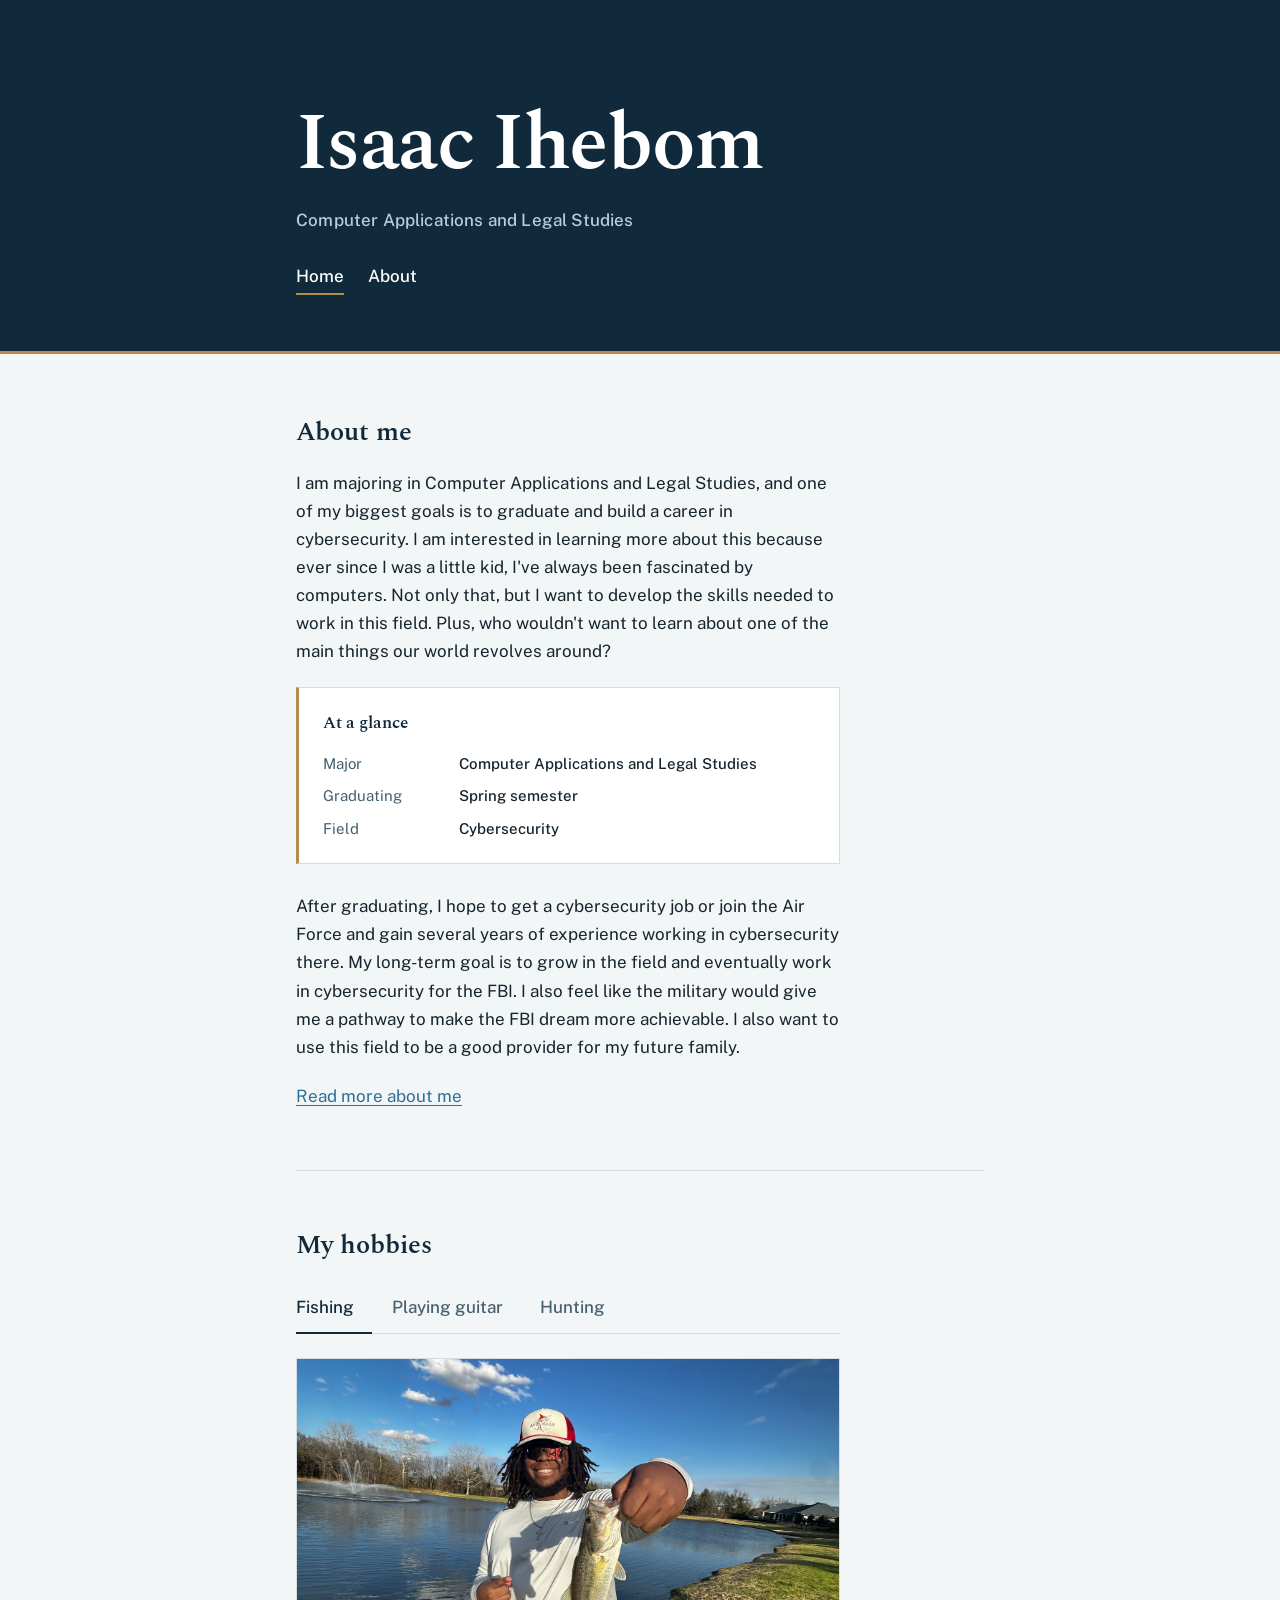
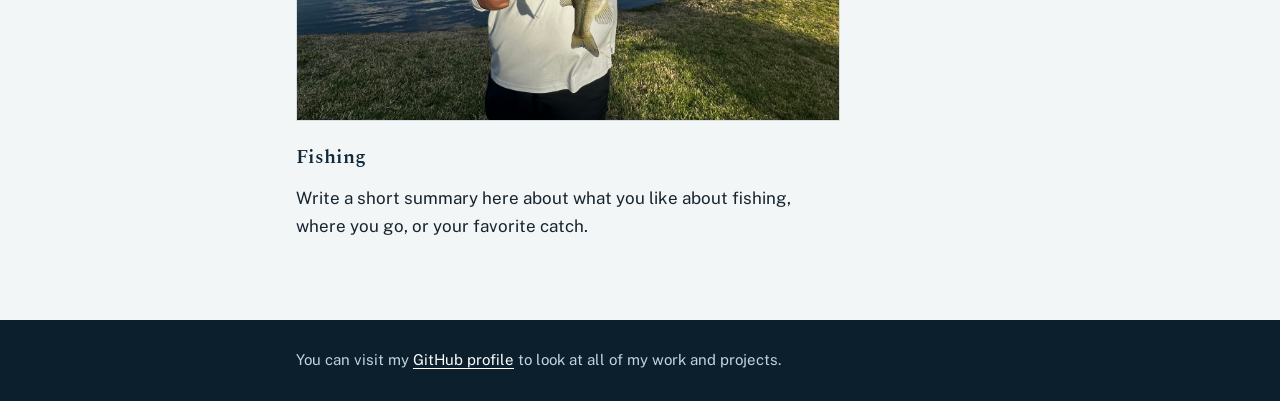
<file: index.html>
<!DOCTYPE html>
<html lang="en">
<head>
    <meta charset="UTF-8">
    <meta name="viewport" content="width=device-width, initial-scale=1.0">
    <title>Isaac Ihebom | Personal Profile</title>
    <link rel="preconnect" href="https://fonts.googleapis.com">
    <link rel="preconnect" href="https://fonts.gstatic.com" crossorigin>
    <link href="https://fonts.googleapis.com/css2?family=Public+Sans:wght@400;500;600&family=Spectral:wght@400;600&display=swap" rel="stylesheet">
    <link rel="stylesheet" href="style.css">
</head>

<body>

    <header class="masthead">
        <div class="wrap">
            <h1>Isaac Ihebom</h1>
            <p class="major">Computer Applications and Legal Studies</p>
            <nav class="site-nav" aria-label="Main">
                <a href="index.html" aria-current="page">Home</a>
                <a href="about.html">About</a>
            </nav>
        </div>
    </header>

    <main class="wrap">

        <section>
            <h2>About me</h2>

            <p>
                I am majoring in Computer Applications and Legal Studies, and one of my biggest goals is to graduate and build a career in cybersecurity.
                I am interested in learning more about this because ever since I was a little kid, I've always been fascinated by computers. Not only that, but I want to develop the skills needed to work in this field.
                Plus, who wouldn't want to learn about one of the main things our world revolves around?
            </p>

            <div class="box">
                <h3>At a glance</h3>
                <dl>
                    <dt>Major</dt>
                    <dd>Computer Applications and Legal Studies</dd>
                    <dt>Graduating</dt>
                    <dd>Spring semester</dd>
                    <dt>Field</dt>
                    <dd>Cybersecurity</dd>
                </dl>
            </div>

            <p>
                After graduating, I hope to get a cybersecurity job or join the Air Force and gain several years of experience working in cybersecurity there.
                My long-term goal is to grow in the field and eventually work in cybersecurity for the FBI. I also feel like the military would give me a pathway to make the FBI dream more achievable.
                I also want to use this field to be a good provider for my future family.
            </p>

            <p>
                <a href="about.html">Read more about me</a>
            </p>
        </section>

        <section id="hobbies">
            <h2>My hobbies</h2>

            <div class="tabs">
                <div class="tab-list" role="tablist" aria-label="Hobbies">
                    <button class="tab" role="tab" id="tab-fishing" aria-controls="panel-fishing" aria-selected="true">Fishing</button>
                    <button class="tab" role="tab" id="tab-guitar" aria-controls="panel-guitar" aria-selected="false" tabindex="-1">Playing guitar</button>
                    <button class="tab" role="tab" id="tab-hunting" aria-controls="panel-hunting" aria-selected="false" tabindex="-1">Hunting</button>
                </div>

                <!-- To add your photos: put image files in the images/ folder and match the file names below. -->

                <div class="tab-panel" role="tabpanel" id="panel-fishing" aria-labelledby="tab-fishing">
                    <figure class="photo" data-placeholder="Add your photo: images/fishing.jpg">
                        <img src="images/fishing.jpg" alt="Me fishing" onerror="this.remove()">
                    </figure>
                    <h3>Fishing</h3>
                    <p>
                        Write a short summary here about what you like about fishing, where you go, or your favorite catch.
                    </p>
                </div>

                <div class="tab-panel" role="tabpanel" id="panel-guitar" aria-labelledby="tab-guitar">
                    <figure class="photo" data-placeholder="Add your photo: images/guitar.jpg">
                        <img src="images/guitar.jpg" alt="Me playing guitar" onerror="this.remove()">
                    </figure>
                    <h3>Playing guitar</h3>
                    <p>
                        Write a short summary here about how long you've played, what kind of music you like, or what you're learning.
                    </p>
                </div>

                <div class="tab-panel" role="tabpanel" id="panel-hunting" aria-labelledby="tab-hunting">
                    <figure class="photo" data-placeholder="Add your photo: images/hunting.jpg">
                        <img src="images/hunting.jpg" alt="Me hunting" onerror="this.remove()">
                    </figure>
                    <h3>Hunting</h3>
                    <p>
                        Write a short summary here about what you hunt, who you go with, or what you enjoy about it.
                    </p>
                </div>
            </div>
        </section>

    </main>

    <footer>
        <div class="wrap">
            <p>
                You can visit my
                <a href="https://github.com/WrldofIsaac" target="_blank" rel="noopener noreferrer">GitHub profile</a>
                to look at all of my work and projects.
            </p>
        </div>
    </footer>

    <script>
        // Tabs for the hobbies section. Without JavaScript, all three panels simply show one after another.
        (function () {
            var tabs = Array.prototype.slice.call(document.querySelectorAll('.tab'));
            var panels = Array.prototype.slice.call(document.querySelectorAll('.tab-panel'));
            if (!tabs.length) return;

            document.documentElement.classList.add('js');

            function select(index, focus) {
                tabs.forEach(function (tab, i) {
                    var active = i === index;
                    tab.setAttribute('aria-selected', active ? 'true' : 'false');
                    tab.tabIndex = active ? 0 : -1;
                    panels[i].hidden = !active;
                });
                if (focus) tabs[index].focus();
            }

            tabs.forEach(function (tab, i) {
                tab.addEventListener('click', function () { select(i, false); });
                tab.addEventListener('keydown', function (e) {
                    var next = null;
                    if (e.key === 'ArrowRight') next = (i + 1) % tabs.length;
                    if (e.key === 'ArrowLeft') next = (i - 1 + tabs.length) % tabs.length;
                    if (e.key === 'Home') next = 0;
                    if (e.key === 'End') next = tabs.length - 1;
                    if (next !== null) { e.preventDefault(); select(next, true); }
                });
            });

            select(0, false);
        })();
    </script>

</body>
</html>
</file>
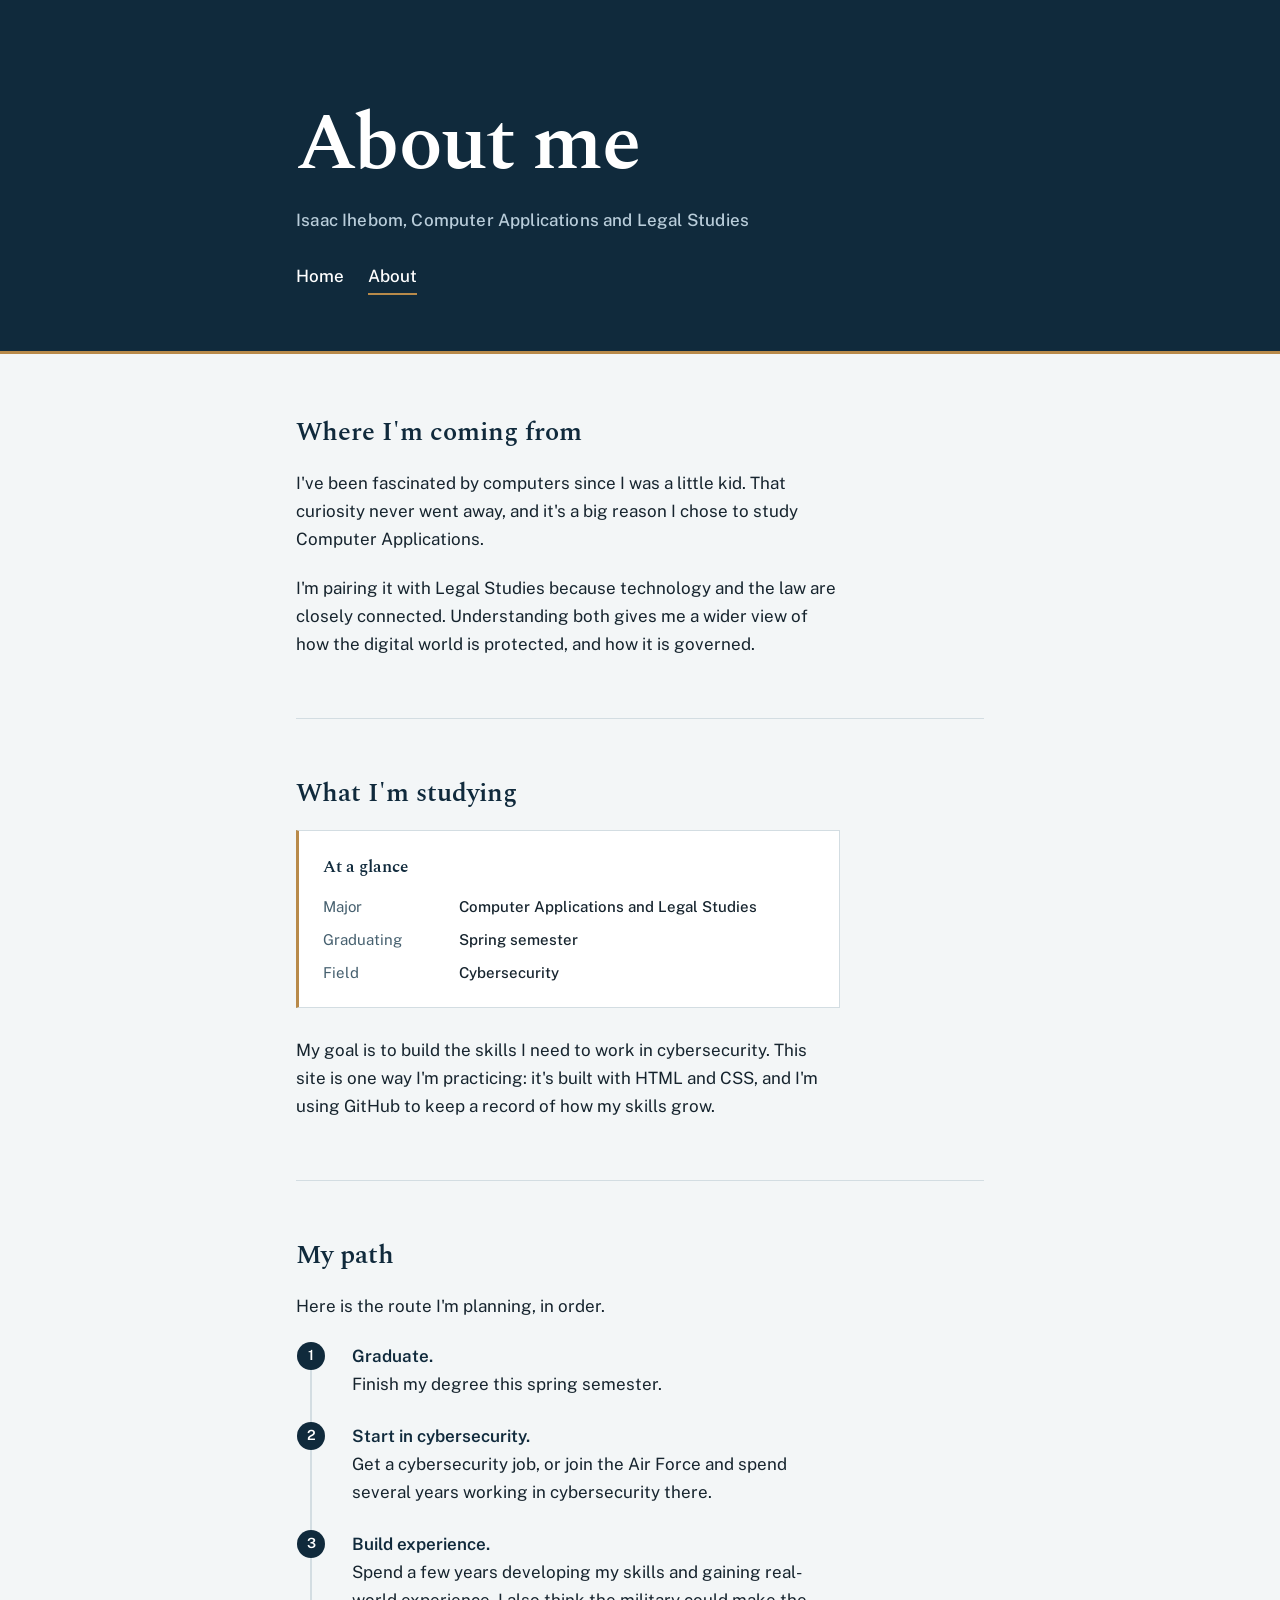
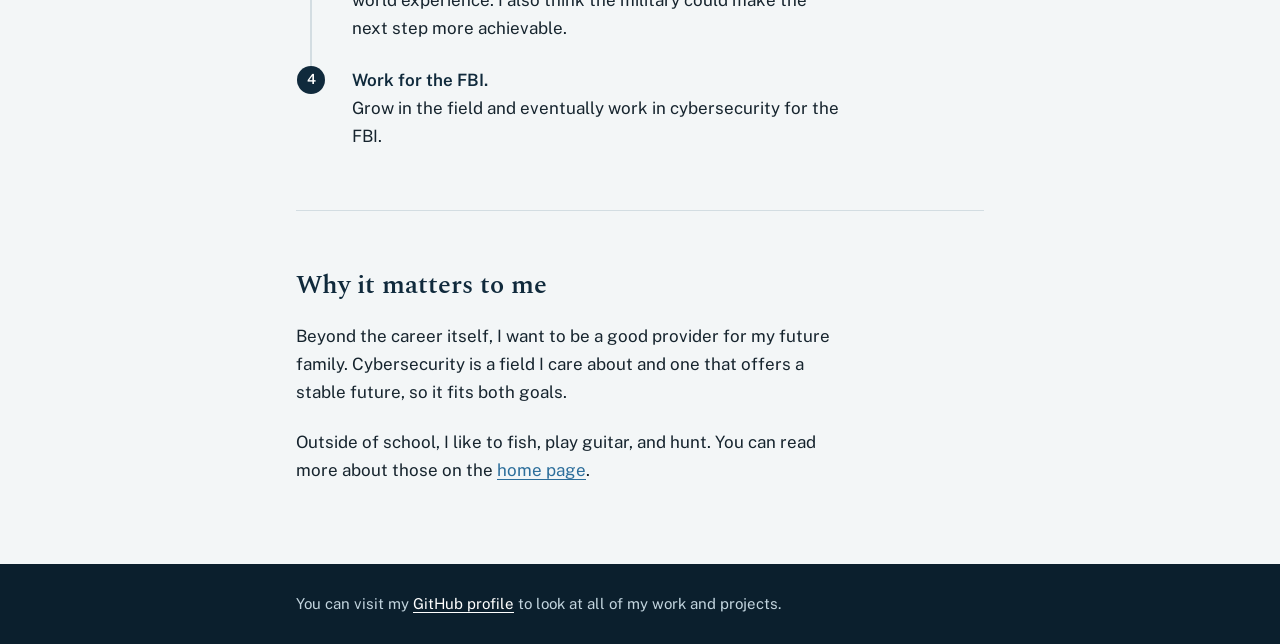
<file: about.html>
<!DOCTYPE html>
<html lang="en">
<head>
    <meta charset="UTF-8">
    <meta name="viewport" content="width=device-width, initial-scale=1.0">
    <title>About | Isaac Ihebom</title>
    <link rel="preconnect" href="https://fonts.googleapis.com">
    <link rel="preconnect" href="https://fonts.gstatic.com" crossorigin>
    <link href="https://fonts.googleapis.com/css2?family=Public+Sans:wght@400;500;600&family=Spectral:wght@400;600&display=swap" rel="stylesheet">
    <link rel="stylesheet" href="style.css">
</head>

<body>

    <header class="masthead">
        <div class="wrap">
            <h1>About me</h1>
            <p class="major">Isaac Ihebom, Computer Applications and Legal Studies</p>
            <nav class="site-nav" aria-label="Main">
                <a href="index.html">Home</a>
                <a href="about.html" aria-current="page">About</a>
            </nav>
        </div>
    </header>

    <main class="wrap">

        <section>
            <h2>Where I'm coming from</h2>
            <p>
                I've been fascinated by computers since I was a little kid. That curiosity never went away, and it's a big reason I chose to study Computer Applications.
            </p>
            <p>
                I'm pairing it with Legal Studies because technology and the law are closely connected. Understanding both gives me a wider view of how the digital world is protected, and how it is governed.
            </p>
        </section>

        <section>
            <h2>What I'm studying</h2>
            <div class="box">
                <h3>At a glance</h3>
                <dl>
                    <dt>Major</dt>
                    <dd>Computer Applications and Legal Studies</dd>
                    <dt>Graduating</dt>
                    <dd>Spring semester</dd>
                    <dt>Field</dt>
                    <dd>Cybersecurity</dd>
                </dl>
            </div>
            <p>
                My goal is to build the skills I need to work in cybersecurity. This site is one way I'm practicing: it's built with HTML and CSS, and I'm using GitHub to keep a record of how my skills grow.
            </p>
        </section>

        <section>
            <h2>My path</h2>
            <p>
                Here is the route I'm planning, in order.
            </p>
            <ol class="path">
                <li>
                    <strong>Graduate.</strong>
                    Finish my degree this spring semester.
                </li>
                <li>
                    <strong>Start in cybersecurity.</strong>
                    Get a cybersecurity job, or join the Air Force and spend several years working in cybersecurity there.
                </li>
                <li>
                    <strong>Build experience.</strong>
                    Spend a few years developing my skills and gaining real-world experience. I also think the military could make the next step more achievable.
                </li>
                <li>
                    <strong>Work for the FBI.</strong>
                    Grow in the field and eventually work in cybersecurity for the FBI.
                </li>
            </ol>
        </section>

        <section>
            <h2>Why it matters to me</h2>
            <p>
                Beyond the career itself, I want to be a good provider for my future family. Cybersecurity is a field I care about and one that offers a stable future, so it fits both goals.
            </p>
            <p>
                Outside of school, I like to fish, play guitar, and hunt. You can read more about those on the <a href="index.html#hobbies">home page</a>.
            </p>
        </section>

    </main>

    <footer>
        <div class="wrap">
            <p>
                You can visit my
                <a href="https://github.com/WrldofIsaac" target="_blank" rel="noopener noreferrer">GitHub profile</a>
                to look at all of my work and projects.
            </p>
        </div>
    </footer>

</body>
</html>
</file>
<file: style.css>
/* ---------- Tokens ---------- */

:root {
    --navy: #102a3c;
    --navy-deep: #0b1f2d;
    --ink: #16242e;
    --ink-soft: #46606f;
    --paper: #f3f6f7;
    --steel: #2c6e9b;
    --brass: #b88a4a;
    --rule: #d3dde2;

    --measure: 34rem; /* roughly 68 characters */
}

/* ---------- Base ---------- */

*,
*::before,
*::after {
    box-sizing: border-box;
}

html {
    -webkit-text-size-adjust: 100%;
}

body {
    margin: 0;
    background-color: var(--paper);
    color: var(--ink);
    font-family: "Public Sans", "Helvetica Neue", Arial, sans-serif;
    font-size: 1.0625rem;
    line-height: 1.65;

    /* footer sits at the bottom even on short pages, without absolute positioning */
    min-height: 100vh;
    display: flex;
    flex-direction: column;
}

.wrap {
    width: 100%;
    max-width: 46rem;
    margin: 0 auto;
    padding-left: 1.5rem;
    padding-right: 1.5rem;
}

/* ---------- Masthead ---------- */

.masthead {
    background-color: var(--navy);
    color: #ffffff;
    padding: clamp(3rem, 12vw, 6.5rem) 0 clamp(2.25rem, 7vw, 3.5rem);
    border-bottom: 3px solid var(--brass);
}

.masthead h1 {
    font-family: Spectral, Georgia, "Times New Roman", serif;
    font-weight: 600;
    font-size: clamp(2.75rem, 11vw, 5rem);
    line-height: 1.02;
    letter-spacing: -0.02em;
    margin: 0;
}

.masthead .major {
    font-size: 1.0625rem;
    font-weight: 500;
    letter-spacing: 0.01em;
    color: #b9cdda;
    margin: 1.25rem 0 0;
    max-width: var(--measure);
}

/* ---------- Site navigation ---------- */

.site-nav {
    display: flex;
    gap: 1.5rem;
    margin-top: 1.75rem;
}

.site-nav a {
    color: #ffffff;
    font-weight: 500;
    text-decoration: none;
    padding-bottom: 0.2rem;
    border-bottom: 2px solid transparent;
}

.site-nav a:hover {
    color: #ffffff;
    border-bottom-color: var(--brass);
}

.site-nav a[aria-current="page"] {
    border-bottom-color: var(--brass);
}

/* ---------- Main content ---------- */

main {
    flex: 1;
    padding-top: clamp(2.5rem, 7vw, 4rem);
    padding-bottom: clamp(3rem, 8vw, 5rem);
}

section + section {
    margin-top: clamp(2.5rem, 6vw, 3.75rem);
    padding-top: clamp(2.5rem, 6vw, 3.75rem);
    border-top: 1px solid var(--rule);
}

h2 {
    font-family: Spectral, Georgia, "Times New Roman", serif;
    font-weight: 600;
    font-size: 1.6rem;
    line-height: 1.2;
    color: var(--navy);
    margin: 0 0 1.25rem;
}

p {
    max-width: var(--measure);
    margin: 0 0 1.35rem;
}

p:last-child {
    margin-bottom: 0;
}

a {
    color: var(--steel);
    text-decoration-thickness: 1px;
    text-underline-offset: 3px;
}

a:hover {
    color: var(--navy);
}

:focus-visible {
    outline: 2px solid var(--brass);
    outline-offset: 3px;
}

/* ---------- At a glance ---------- */

.box {
    background-color: #ffffff;
    border: 1px solid var(--rule);
    border-left: 3px solid var(--brass);
    padding: 1.35rem 1.5rem;
    margin: 0 0 1.75rem;
    max-width: var(--measure);
}

.box h3 {
    font-family: Spectral, Georgia, "Times New Roman", serif;
    font-weight: 600;
    font-size: 1.0625rem;
    color: var(--navy);
    margin: 0 0 0.9rem;
}

.box dl {
    margin: 0;
    display: grid;
    grid-template-columns: 7.5rem 1fr;
    gap: 0.5rem 1rem;
}

.box dt {
    color: var(--ink-soft);
    font-size: 0.9375rem;
}

.box dd {
    margin: 0;
    font-weight: 500;
    font-size: 0.9375rem;
}

/* ---------- Career path list ---------- */

.path {
    list-style: none;
    margin: 0;
    padding: 0;
    max-width: var(--measure);
    counter-reset: step;
}

.path li {
    counter-increment: step;
    position: relative;
    padding: 0 0 1.5rem 2.5rem;
    border-left: 2px solid var(--rule);
    margin-left: 0.9rem;
}

.path li:last-child {
    padding-bottom: 0;
    border-left-color: transparent;
}

.path li::before {
    content: counter(step);
    position: absolute;
    left: -0.95rem;
    top: 0;
    width: 1.75rem;
    height: 1.75rem;
    border-radius: 50%;
    background-color: var(--navy);
    color: #ffffff;
    font-size: 0.875rem;
    font-weight: 600;
    display: flex;
    align-items: center;
    justify-content: center;
}

.path strong {
    display: block;
    color: var(--navy);
    font-weight: 600;
}

/* ---------- Hobbies (tabs) ---------- */

.tabs {
    max-width: var(--measure);
}

.tab-list {
    display: flex;
    border-bottom: 1px solid var(--rule);
}

.tab-list .tab {
    font: inherit;
    font-weight: 500;
    color: var(--ink-soft);
    background: none;
    border: 0;
    border-bottom: 2px solid transparent;
    margin-bottom: -1px;
    padding: 0.7rem 1.1rem 0.7rem 0;
    margin-right: 1.25rem;
    cursor: pointer;
}

.tab-list .tab:hover {
    color: var(--navy);
}

.tab-list .tab[aria-selected="true"] {
    color: var(--navy);
    border-bottom-color: var(--navy);
}

.tab-panel {
    padding-top: 1.5rem;
}

/* With JavaScript off, show all panels stacked and hide the tab buttons */
html:not(.js) .tab-list {
    display: none;
}

html:not(.js) .tab-panel + .tab-panel {
    margin-top: 2.25rem;
}

.tab-panel[hidden] {
    display: none;
}

.tab-panel h3 {
    font-family: Spectral, Georgia, "Times New Roman", serif;
    font-weight: 600;
    font-size: 1.25rem;
    color: var(--navy);
    margin: 1.25rem 0 0.6rem;
}

.tab-panel p {
    margin: 0;
}

/* Photo frame: shows a placeholder until the image file exists */
.photo {
    position: relative;
    margin: 0;
    aspect-ratio: 3 / 2;
    background-color: #e4ebee;
    border: 1px solid var(--rule);
    overflow: hidden;
    display: flex;
    align-items: center;
    justify-content: center;
    text-align: center;
    padding: 1rem;
}

.photo::before {
    content: attr(data-placeholder);
    color: var(--ink-soft);
    font-size: 0.9375rem;
}

.photo img {
    position: absolute;
    inset: 0;
    width: 100%;
    height: 100%;
    object-fit: cover;
    display: block;
}

/* ---------- Footer ---------- */

footer {
    background-color: var(--navy-deep);
    color: #c2d4de;
    padding: 1.75rem 0;
}

footer p {
    margin: 0;
    max-width: none;
    font-size: 0.9375rem;
}

footer a {
    color: #ffffff;
}

footer a:hover {
    color: var(--brass);
}

/* ---------- Small screens ---------- */

@media (max-width: 34rem) {
    .tab-list .tab {
        margin-right: 0.75rem;
        padding-right: 0.6rem;
    }

    .box dl {
        grid-template-columns: 1fr;
        gap: 0.15rem;
    }

    .box dd + dt {
        margin-top: 0.75rem;
    }
}
</file>
